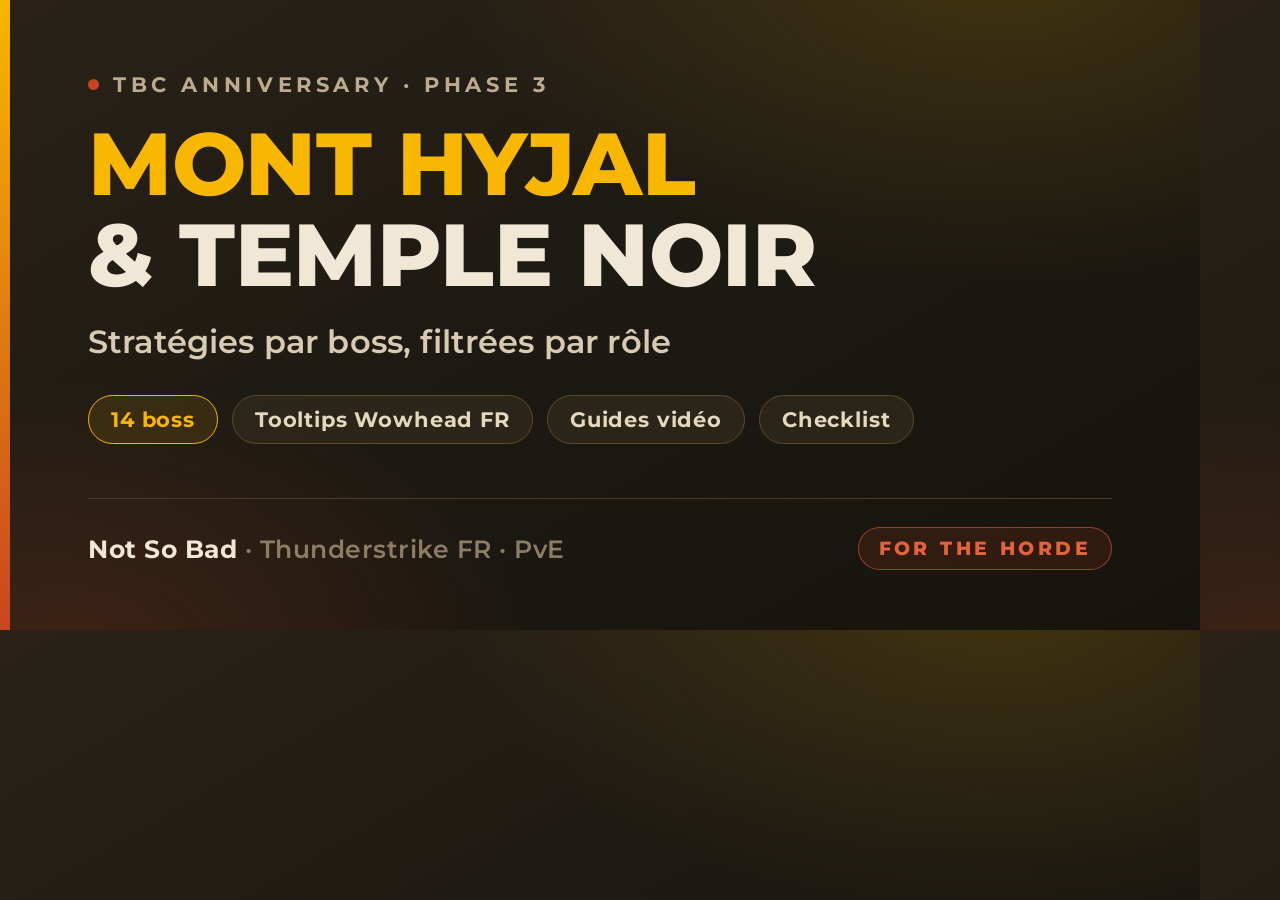
<file: tools/og-image.html>
<!doctype html>
<!--
  Source for /og-image.png (the link preview card).
  Regenerate after editing:

    "/Applications/Google Chrome.app/Contents/MacOS/Google Chrome" \
      --headless --disable-gpu --hide-scrollbars \
      --window-size=1200,630 --virtual-time-budget=8000 \
      --screenshot=og-image.png \
      "file://$PWD/tools/og-image.html"

  Colours are the Horde theme tokens from styles.css.
-->
<html lang="fr">
<head>
<meta charset="utf-8">
<link rel="preconnect" href="https://fonts.googleapis.com">
<link rel="preconnect" href="https://fonts.gstatic.com" crossorigin>
<link href="https://fonts.googleapis.com/css2?family=Montserrat:wght@600;700;800&display=swap" rel="stylesheet">
<style>
  * { box-sizing: border-box; margin: 0; padding: 0; }

  html, body { width: 1200px; height: 630px; overflow: hidden; }

  body {
    display: flex; flex-direction: column;
    padding: 72px 88px 60px;
    font-family: Montserrat, -apple-system, "Segoe UI", Roboto, sans-serif;
    color: #f0e7d6;
    background:
      radial-gradient(900px 520px at 84% -6%, rgba(248,183,0,.16), transparent 62%),
      radial-gradient(760px 460px at 6% 104%, rgba(201,69,31,.20), transparent 60%),
      linear-gradient(150deg, #2a2218 0%, #1d1a13 46%, #17140e 100%);
    position: relative;
  }

  /* Gold rule down the left edge, echoing the boss cards */
  body::before {
    content: ""; position: absolute; left: 0; top: 0; bottom: 0; width: 10px;
    background: linear-gradient(180deg, #f8b700, #c9451f);
  }

  .kicker {
    display: flex; align-items: center; gap: 14px;
    font-size: 21px; font-weight: 700; letter-spacing: .22em;
    text-transform: uppercase; color: #bcab8e;
  }
  .kicker .dot { width: 11px; height: 11px; border-radius: 50%; background: #c9451f; }

  h1 {
    margin-top: 22px;
    font-size: 88px; font-weight: 800; line-height: 1.03;
    letter-spacing: -.005em; text-transform: uppercase;
  }
  h1 .gold { color: #f8b700; }

  .sub {
    margin-top: 22px;
    font-size: 32px; font-weight: 600; color: #d8cbb2; letter-spacing: .005em;
  }

  .chips { display: flex; gap: 14px; margin-top: 34px; flex-wrap: wrap; }
  .chip {
    font-size: 21px; font-weight: 700; letter-spacing: .04em;
    padding: 11px 22px; border-radius: 999px;
    border: 1px solid #5f4a2e; background: rgba(51,42,29,.72); color: #e4d8bf;
  }
  .chip.gold { border-color: #f8b700; color: #f8b700; background: rgba(248,183,0,.10); }

  footer {
    margin-top: auto;
    display: flex; align-items: center; justify-content: space-between; gap: 24px;
    padding-top: 28px; border-top: 1px solid #4a3a26;
  }
  .guild { font-size: 25px; font-weight: 700; letter-spacing: .02em; }
  .guild span { color: #8d7d64; font-weight: 600; }
  .fth {
    font-size: 19px; font-weight: 800; letter-spacing: .18em; text-transform: uppercase;
    color: #e2643c; border: 1px solid rgba(226,100,60,.55);
    border-radius: 999px; padding: 9px 20px; background: rgba(201,69,31,.14);
  }
</style>
</head>
<body>
  <div class="kicker"><span class="dot"></span>TBC Anniversary · Phase 3</div>

  <h1><span class="gold">Mont Hyjal</span><br>&amp; Temple Noir</h1>

  <p class="sub">Stratégies par boss, filtrées par rôle</p>

  <div class="chips">
    <div class="chip gold">14 boss</div>
    <div class="chip">Tooltips Wowhead FR</div>
    <div class="chip">Guides vidéo</div>
    <div class="chip">Checklist</div>
  </div>

  <footer>
    <div class="guild">Not So Bad <span>· Thunderstrike FR · PvE</span></div>
    <div class="fth">For the Horde</div>
  </footer>
</body>
</html>
</file>
